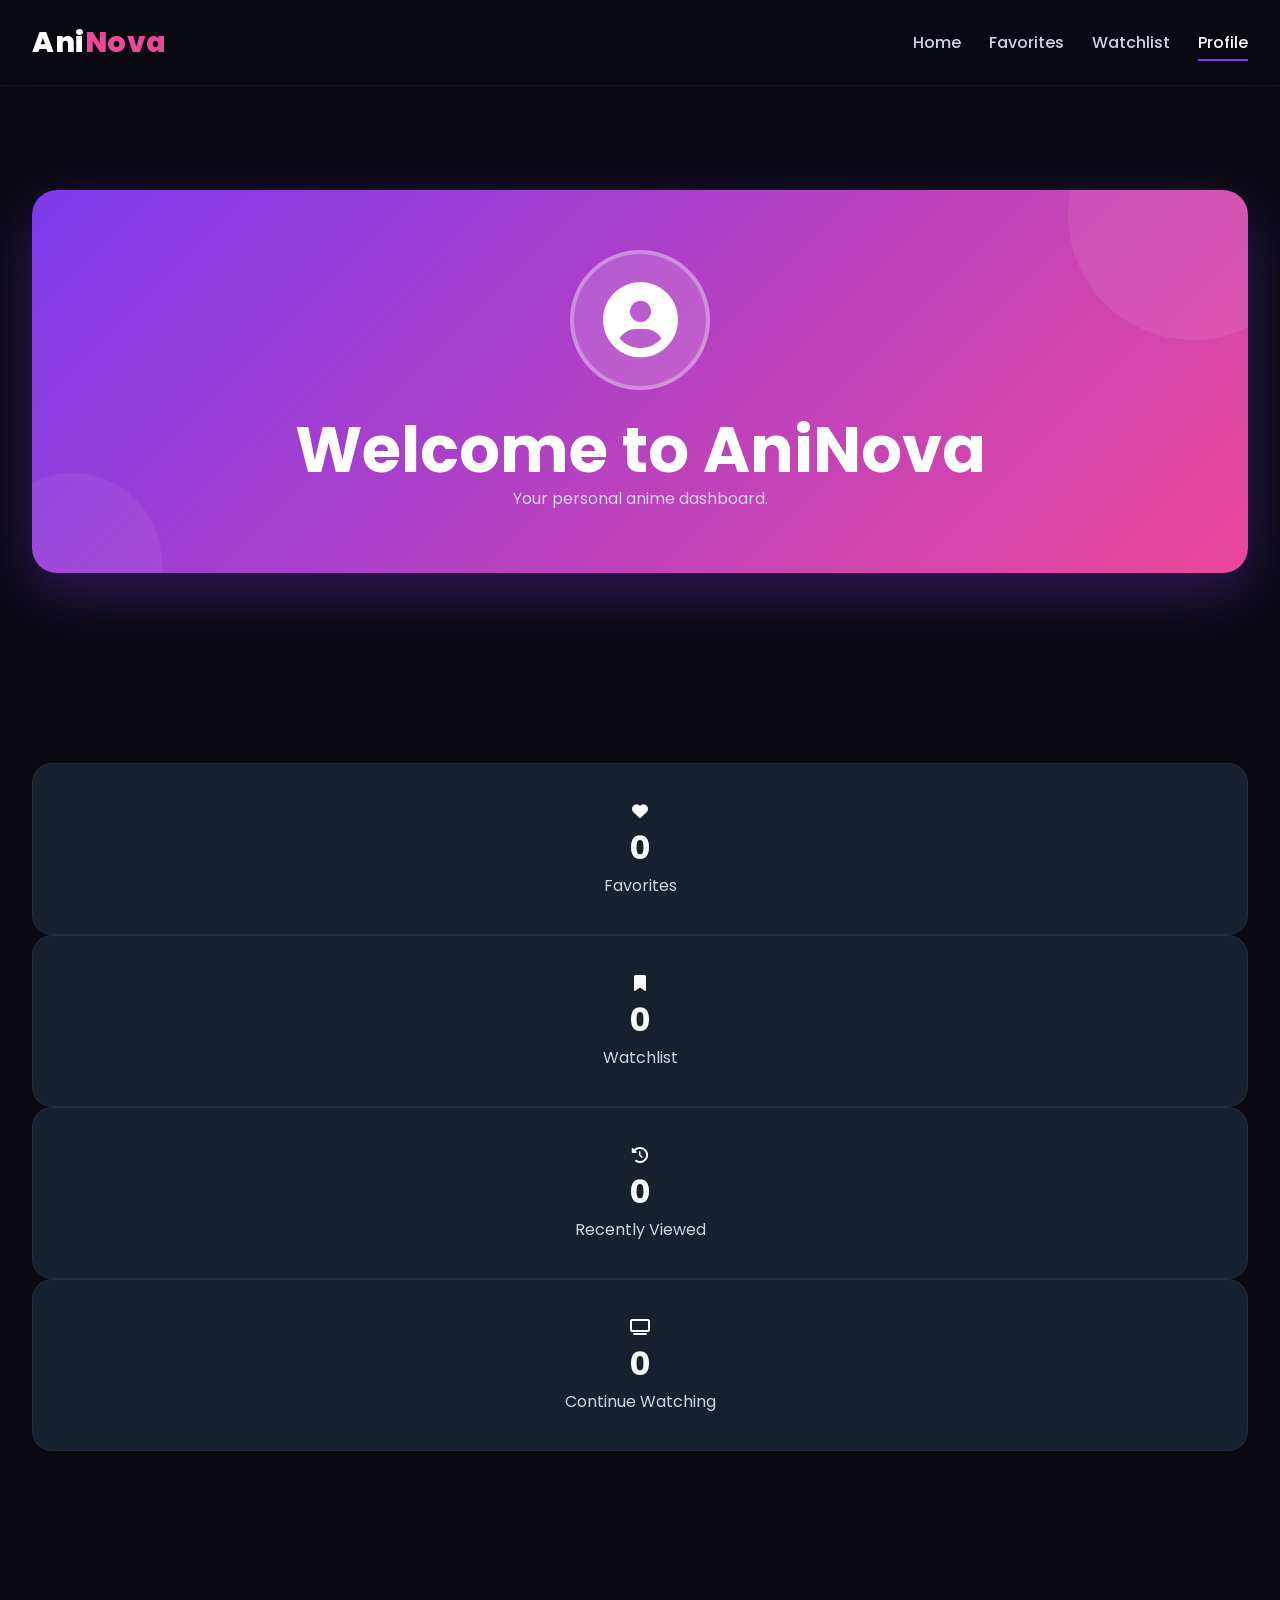
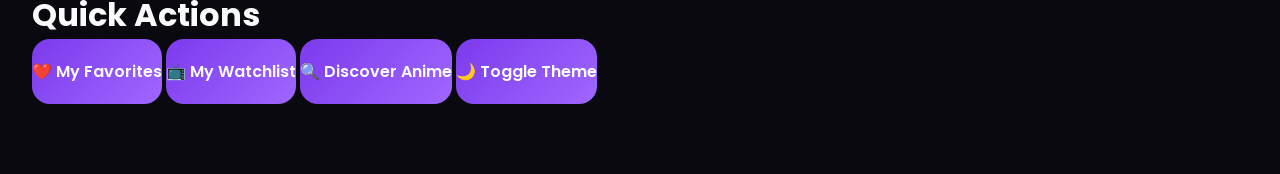
<file: profile.html>
<!DOCTYPE html>
<html lang="en">

<head>
<meta charset="UTF-8">
<meta name="viewport" content="width=device-width, initial-scale=1.0">

<title>Profile | AniNova</title>

<link rel="preconnect" href="https://fonts.googleapis.com">
<link rel="preconnect" href="https://fonts.gstatic.com" crossorigin>

<link href="https://fonts.googleapis.com/css2?family=Poppins:wght@300;400;500;600;700;800&display=swap"
      rel="stylesheet">

<link rel="stylesheet" href="css/style.css">
<link rel="stylesheet" href="css/responsive.css">

<link rel="stylesheet"
href="https://cdnjs.cloudflare.com/ajax/libs/font-awesome/6.7.2/css/all.min.css">

</head>

<body>

<header class="header">

<div class="container">

<a href="index.html" class="logo">
Ani<span>Nova</span>
</a>

<nav class="nav">
<a href="index.html">Home</a>
<a href="favorites.html">Favorites</a>
<a href="watchlist.html">Watchlist</a>
<a href="profile.html" class="active">Profile</a>
</nav>

</div>

</header>

<main style="padding-top:120px;">

<section class="section">

<div class="container">

    <div class="profile-card">

        <div class="profile-avatar">

            <i class="fas fa-user-circle"></i>

        </div>

        <h1>Welcome to AniNova</h1>

        <p>Your personal anime dashboard.</p>

    </div>

</div>

</section>

<section class="section">

<div class="container">

    <div class="profile-stats">

        <div class="stat-box">

            <i class="fas fa-heart"></i>

            <h2 id="profileFavorites">0</h2>

            <p>Favorites</p>

        </div>

        <div class="stat-box">

            <i class="fas fa-bookmark"></i>

            <h2 id="profileWatchlist">0</h2>

            <p>Watchlist</p>

        </div>

        <div class="stat-box">

            <i class="fas fa-history"></i>

            <h2 id="profileRecent">0</h2>

            <p>Recently Viewed</p>

        </div>

        <div class="stat-box">

            <i class="fas fa-tv"></i>

            <h2 id="profileContinue">0</h2>

            <p>Continue Watching</p>

        </div>

    </div>

</div>

</section>

<section class="section">

<div class="container">

<h2>Quick Actions</h2>

<div class="profile-actions">

<button onclick="location.href='favorites.html'">

❤️ My Favorites

</button>

<button onclick="location.href='watchlist.html'">

📺 My Watchlist

</button>

<button onclick="location.href='search.html'">

🔍 Discover Anime

</button>

<button id="themeToggle">

🌙 Toggle Theme

</button>

</div>

</div>
<script src="js/profile.js"></script>
</section>

</main>

<script src="js/profile.js"></script>

</body>
</html>
</file>
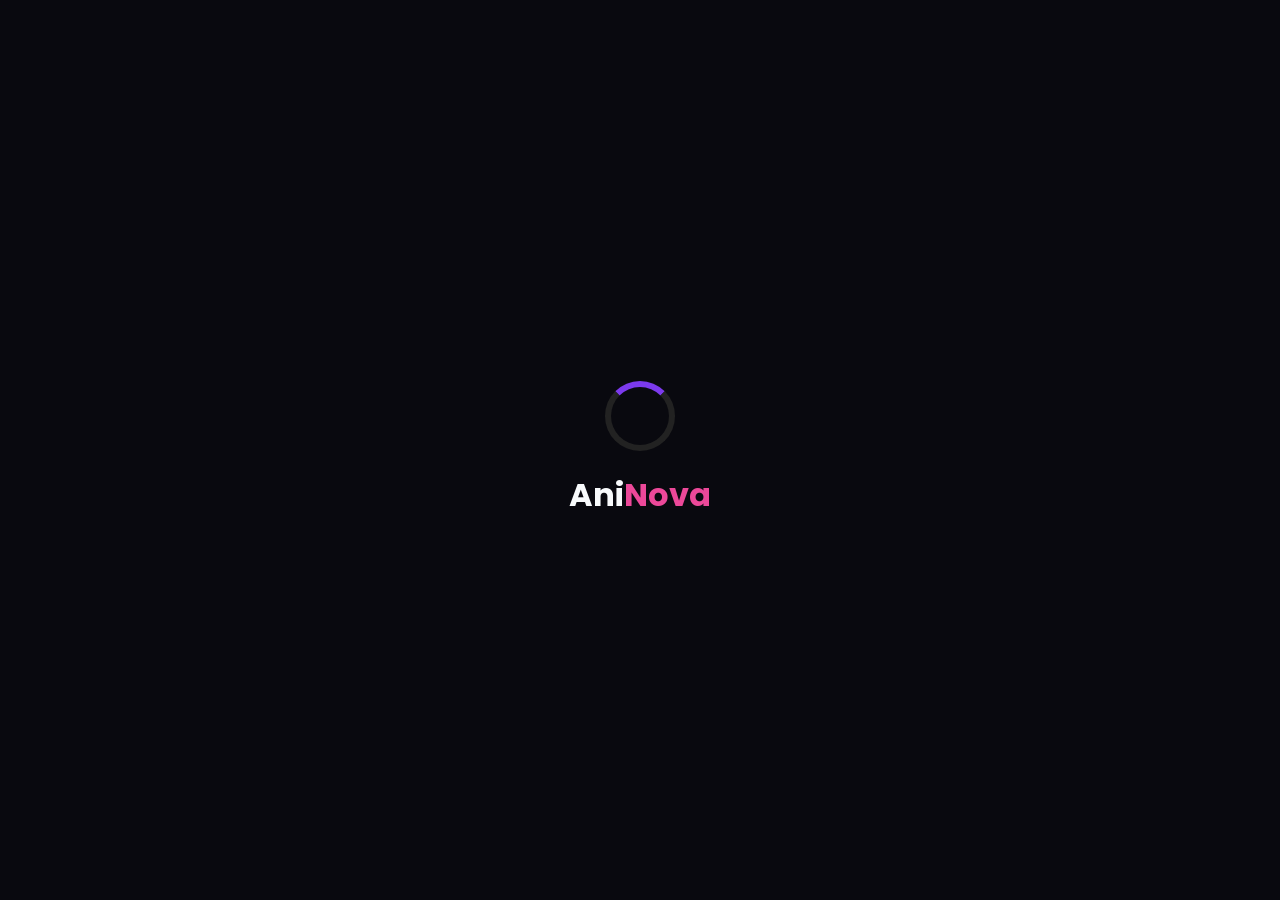
<file: search.html>
<!DOCTYPE html>
<html lang="en">

<head>

    <meta charset="UTF-8">

    <meta name="viewport"
          content="width=device-width, initial-scale=1.0">

    <title>Search Anime | AniNova</title>
    <meta name="description" content="AniNova - Discover, Watch and Track Anime">

<meta name="theme-color" content="#7C3AED">

<meta property="og:title" content="AniNova">

<meta property="og:description" content="Modern Anime Discovery Platform">

<meta property="og:type" content="website">

    <link rel="preconnect"
          href="https://fonts.googleapis.com">

    <link rel="preconnect"
          href="https://fonts.gstatic.com"
          crossorigin>

    <link href="https://fonts.googleapis.com/css2?family=Poppins:wght@300;400;500;600;700;800&display=swap"
          rel="stylesheet">

    <link rel="stylesheet"
          href="css/style.css">

    <link rel="stylesheet"
          href="css/responsive.css">

    <link rel="stylesheet"
          href="https://cdnjs.cloudflare.com/ajax/libs/font-awesome/6.7.2/css/all.min.css">

</head>

<body>

<div id="loader">

    <div class="spinner"></div>

    <h2>Ani<span>Nova</span></h2>

</div>

<header class="header">

    <div class="container">

        <a href="index.html"
           class="logo">

            Ani<span>Nova</span>

        </a>

        <nav class="nav">

            <a href="index.html">

                Home

            </a>

            <a href="search.html"
               class="active">

                Discover

            </a>

            <a href="favorites.html">

                Favorites

            </a>

        </nav>

        <div class="search-container">

            <i class="fas fa-search"></i>

            <input

                id="searchPageInput"

                type="text"

                placeholder="Search any anime...">

        </div>

    </div>

</header>

<main
style="padding-top:120px;">

<section class="section">

<div class="container">

<div class="section-header">

<h2>

Search Anime

</h2>

</div>

<div class="genre-grid">

<select id="genreFilter">

<option value="">

All Genres

</option>

</select>

<select id="sortFilter">

<option value="">

Default

</option>

<option value="score">

Highest Rated

</option>

<option value="title">

Title A-Z

</option>

<option value="year">

Newest

</option>

</select>

</div>

<div
id="searchResults"
class="search-grid"
style="flex-wrap:wrap;overflow:visible;">

</div>

<div
id="pagination"
class="text-center mt-4">

</div>

</div>

</section>

</main>

<script src="js/storage.js"></script>

<script src="js/utils.js"></script>

<script src="js/ui.js"></script>

<script src="js/api.js"></script>

<script src="js/search.js"></script>

</body>

</html>
</file>
<file: css/style.css>
/* ==========================================================
   AniNova v2.1
   Main Stylesheet
   Author: OpenAI + Ahmed
========================================================== */

/* ===========================
   GOOGLE FONT
=========================== */

@import url('https://fonts.googleapis.com/css2?family=Poppins:wght@300;400;500;600;700;800&display=swap');


/* ===========================
   CSS VARIABLES
=========================== */

:root{

    --primary:#7C3AED;
    --primary-light:#9F67FF;

    --secondary:#EC4899;

    --accent:#38BDF8;

    --background:#09090F;

    --surface:#131722;

    --surface-2:#1B2130;

    --card:#20283A;

    --text:#F8FAFC;

    --text-light:#CBD5E1;

    --border:#2B3245;

    --success:#10B981;

    --danger:#EF4444;

    --warning:#F59E0B;

    --radius:18px;

    --transition:.35s ease;

    --shadow:

        0 15px 40px

        rgba(0,0,0,.35);

}



/* ===========================
   RESET
=========================== */

*{

    margin:0;

    padding:0;

    box-sizing:border-box;

}


html{

    scroll-behavior:smooth;

}


body{

    font-family:'Poppins',sans-serif;

    background:var(--background);

    color:var(--text);

    overflow-x:hidden;

}



/* ===========================
   SCROLLBAR
=========================== */

::-webkit-scrollbar{

    width:10px;

}

::-webkit-scrollbar-track{

    background:#0B0F19;

}

::-webkit-scrollbar-thumb{

    background:var(--primary);

    border-radius:20px;

}



/* ===========================
   LINKS
=========================== */

a{

    text-decoration:none;

    color:inherit;

}



/* ===========================
   IMAGES
=========================== */

img{

    width:100%;

    display:block;

}



/* ===========================
   BUTTONS
=========================== */

button{

    border:none;

    cursor:pointer;

    font-family:inherit;

    transition:var(--transition);

}



/* ===========================
   CONTAINER
=========================== */

.container{

    width:min(1400px,92%);

    margin:auto;

}



/* ===========================
   SECTIONS
=========================== */

.section{

    padding:70px 0;

}



/* ===========================
   HEADINGS
=========================== */

h1{

    font-size:4rem;

    line-height:1.1;

}


h2{

    font-size:2rem;

}


h3{

    font-size:1.15rem;

}


p{

    color:var(--text-light);

    line-height:1.7;

}



/* ===========================
   LOADER
=========================== */

#loader{

    position:fixed;

    inset:0;

    background:#09090F;

    display:flex;

    justify-content:center;

    align-items:center;

    flex-direction:column;

    z-index:99999;

}


.spinner{

    width:70px;

    height:70px;

    border:6px solid #222;

    border-top:6px solid var(--primary);

    border-radius:50%;

    animation:spin .8s linear infinite;

    margin-bottom:20px;

}


#loader h2{

    font-size:2rem;

}


#loader span{

    color:var(--secondary);

}



/* ===========================
   HEADER
=========================== */

.header{

    position:fixed;

    top:0;

    left:0;

    width:100%;

    backdrop-filter:blur(18px);

    background:rgba(8,10,18,.75);

    border-bottom:1px solid rgba(255,255,255,.06);

    z-index:1000;

}


.header .container{

    height:85px;

    display:flex;

    align-items:center;

    justify-content:space-between;

}
/* ==========================================================
   LOGO
========================================================== */

.logo{

    font-size:1.8rem;

    font-weight:800;

    color:white;

    letter-spacing:.5px;

}

.logo span{

    color:var(--secondary);

}



/* ==========================================================
   NAVIGATION
========================================================== */

.nav{

    display:flex;

    align-items:center;

    gap:28px;

}


.nav a{

    color:var(--text-light);

    font-weight:500;

    transition:var(--transition);

    position:relative;

}


.nav a:hover,

.nav a.active{

    color:white;

}


.nav a::after{

    content:"";

    position:absolute;

    left:0;

    bottom:-6px;

    width:0;

    height:2px;

    background:var(--primary);

    transition:var(--transition);

}


.nav a:hover::after,

.nav a.active::after{

    width:100%;

}



/* ==========================================================
   SEARCH BAR
========================================================== */

.search-container{

    width:340px;

    position:relative;

}


.search-container i{

    position:absolute;

    left:16px;

    top:50%;

    transform:translateY(-50%);

    color:var(--text-light);

}


.search-container input{

    width:100%;

    height:48px;

    padding-left:46px;

    padding-right:16px;

    border:none;

    outline:none;

    border-radius:50px;

    background:var(--surface);

    color:white;

    border:1px solid transparent;

    transition:var(--transition);

}


.search-container input:focus{

    border-color:var(--primary);

}


#searchSuggestions{

    position:absolute;

    top:58px;

    left:0;

    width:100%;

    background:var(--surface);

    border-radius:16px;

    overflow:hidden;

    z-index:999;

    display:none;

    box-shadow:var(--shadow);

}



/* ==========================================================
   HEADER BUTTONS
========================================================== */

.header-buttons{

    display:flex;

    align-items:center;

    gap:10px;

}


.header-buttons button{

    width:46px;

    height:46px;

    border-radius:50%;

    background:var(--surface);

    color:white;

    display:flex;

    align-items:center;

    justify-content:center;

}


.header-buttons button:hover{

    background:var(--primary);

    transform:translateY(-2px);

}



/* ==========================================================
   MOBILE MENU
========================================================== */

#mobileMenu{

    position:fixed;

    top:0;

    right:-100%;

    width:280px;

    height:100vh;

    background:var(--surface);

    z-index:5000;

    display:flex;

    flex-direction:column;

    padding:40px 25px;

    gap:20px;

    transition:.4s ease;

}


#mobileMenu.active{

    right:0;

}


#mobileMenu a{

    padding:14px;

    border-radius:12px;

    background:rgba(255,255,255,.03);

}


#closeMenu{

    align-self:flex-end;

    width:45px;

    height:45px;

    border-radius:50%;

    background:var(--primary);

    color:white;

}



/* ==========================================================
   HERO SECTION
========================================================== */

#hero{

    min-height:100vh;

    display:flex;

    align-items:center;

    justify-content:flex-start;

    position:relative;

    overflow:hidden;

    background-size:cover;

    background-position:center;

    padding:120px 7%;

}


.hero-overlay{

    position:absolute;

    inset:0;

    background:

    linear-gradient(
        90deg,
        rgba(0,0,0,.92),
        rgba(0,0,0,.65),
        rgba(0,0,0,.25)
    );

}


.hero-content{

    max-width:750px;

    position:relative;

    z-index:10;

}


.hero-tag{

    display:inline-block;

    background:rgba(124,58,237,.15);

    color:#c4b5fd;

    padding:8px 16px;

    border-radius:50px;

    margin-bottom:20px;

    border:1px solid rgba(124,58,237,.4);

}


.hero-content h1{

    margin-bottom:20px;

}


.hero-content p{

    max-width:650px;

    margin-bottom:30px;

    font-size:1.05rem;

}


.hero-buttons{

    display:flex;

    gap:16px;

    flex-wrap:wrap;

}


.hero-buttons button{

    padding:15px 28px;

    border-radius:50px;

    font-weight:600;

    display:flex;

    align-items:center;

    gap:10px;

}


#watchNowBtn{

    background:var(--primary);

    color:white;

}


#watchNowBtn:hover{

    transform:translateY(-3px);

}


#detailsBtn{

    background:rgba(255,255,255,.08);

    color:white;

    border:1px solid rgba(255,255,255,.1);

}


#detailsBtn:hover{

    background:rgba(255,255,255,.14);

}



/* ==========================================================
   BACK TO TOP
========================================================== */

#backToTop{

    position:fixed;

    right:25px;

    bottom:25px;

    width:55px;

    height:55px;

    border-radius:50%;

    background:var(--primary);

    color:white;

    box-shadow:var(--shadow);

    z-index:999;

    opacity:0;

    visibility:hidden;

}


#backToTop.show{

    opacity:1;

    visibility:visible;

}
/* ==========================================================
   SECTION HEADER
========================================================== */

.section-header{

    display:flex;

    justify-content:space-between;

    align-items:center;

    margin-bottom:30px;

}

.section-header h2{

    font-size:2rem;

    font-weight:700;

}

.view-all{

    display:flex;

    align-items:center;

    gap:8px;

    color:var(--primary-light);

    font-weight:600;

    transition:var(--transition);

}

.view-all:hover{

    color:white;

}



/* ==========================================================
   ANIME ROW
========================================================== */

.anime-row{

    display:flex;

    gap:22px;

    overflow-x:auto;

    overflow-y:hidden;

    scroll-behavior:smooth;

    padding-bottom:12px;

}

.anime-row::-webkit-scrollbar{

    height:8px;

}

.anime-row::-webkit-scrollbar-thumb{

    background:var(--primary);

    border-radius:20px;

}



/* ==========================================================
   ANIME CARD
========================================================== */

.anime-card{

    min-width:220px;

    max-width:220px;

    background:var(--surface);

    border-radius:18px;

    overflow:hidden;

    cursor:pointer;

    transition:var(--transition);

    box-shadow:var(--shadow);

    border:1px solid transparent;

}

.anime-card:hover{

    transform:translateY(-10px);

    border-color:var(--primary);

}

.card-image{

    position:relative;

    overflow:hidden;

    aspect-ratio:2/3;

}

.card-image img{

    width:100%;

    height:100%;

    object-fit:cover;

    transition:.45s;

}

.anime-card:hover img{

    transform:scale(1.08);

}



/* ==========================================================
   BADGES
========================================================== */

.badge{

    position:absolute;

    top:12px;

    left:12px;

    background:var(--secondary);

    color:white;

    padding:6px 12px;

    border-radius:20px;

    font-size:.75rem;

    font-weight:600;

}

.rating-badge{

    position:absolute;

    right:12px;

    top:12px;

    background:rgba(0,0,0,.75);

    color:#FFD54F;

    padding:6px 10px;

    border-radius:20px;

    font-size:.75rem;

}



/* ==========================================================
   CARD CONTENT
========================================================== */

.card-content{

    padding:18px;

}

.card-title{

    font-size:1rem;

    font-weight:600;

    margin-bottom:10px;

    color:white;

    display:-webkit-box;

    -webkit-lineclamp:2;

    -webkit-box-orient:vertical;

    overflow:hidden;

}

.card-info{

    display:flex;

    justify-content:space-between;

    color:var(--text-light);

    font-size:.85rem;

    margin-bottom:15px;

}



/* ==========================================================
   CARD BUTTONS
========================================================== */

.card-actions{

    display:flex;

    gap:10px;

}

.card-actions button{

    flex:1;

    height:42px;

    border-radius:12px;

    font-size:.9rem;

    font-weight:600;

}

.watch-btn{

    background:var(--primary);

    color:white;

}

.watch-btn:hover{

    background:var(--primary-light);

}

.favorite-btn{

    background:rgba(255,255,255,.08);

    color:white;

}

.favorite-btn:hover{

    background:var(--secondary);

}



/* ==========================================================
   GENRE GRID
========================================================== */

.genre-grid{

    display:grid;

    grid-template-columns:repeat(auto-fit,minmax(150px,1fr));

    gap:18px;

}

.genre-btn{

    height:55px;

    border-radius:16px;

    background:var(--surface);

    color:white;

    font-weight:600;

    border:1px solid transparent;

    transition:var(--transition);

}

.genre-btn:hover{

    background:var(--primary);

    transform:translateY(-4px);

    border-color:var(--primary-light);

}



/* ==========================================================
   EMPTY STATE
========================================================== */

.empty-state{

    width:100%;

    padding:60px 20px;

    text-align:center;

    background:var(--surface);

    border-radius:20px;

    color:var(--text-light);

}

.empty-state i{

    font-size:3rem;

    margin-bottom:20px;

    color:var(--primary);

}



/* ==========================================================
   LOADING CARD
========================================================== */

.skeleton-card{

    min-width:220px;

    height:340px;

    border-radius:18px;

    background:linear-gradient(
        90deg,
        #1b2130 25%,
        #2b3245 50%,
        #1b2130 75%
    );

    background-size:200% 100%;

    animation:skeletonLoading 1.3s infinite linear;

}
/* ==========================================================
   STATS SECTION
========================================================== */

.stats-section{

    padding:80px 0;

    background:linear-gradient(180deg,var(--background),#101625);

}

.stats-section .container{

    display:grid;

    grid-template-columns:repeat(auto-fit,minmax(220px,1fr));

    gap:25px;

}

.stat-card{

    background:var(--surface);

    border:1px solid rgba(255,255,255,.05);

    border-radius:20px;

    padding:35px;

    text-align:center;

    transition:var(--transition);

}

.stat-card:hover{

    transform:translateY(-8px);

    border-color:var(--primary);

}

.stat-card i{

    font-size:2.4rem;

    color:var(--primary);

    margin-bottom:18px;

}

.stat-card h2{

    font-size:2.2rem;

    margin-bottom:10px;

}

.stat-card p{

    color:var(--text-light);

}



/* ==========================================================
   NEWSLETTER
========================================================== */

.newsletter{

    padding:90px 0;

}

.newsletter .container{

    background:linear-gradient(
        135deg,
        var(--primary),
        var(--secondary)
    );

    border-radius:25px;

    padding:60px;

    text-align:center;

}

.newsletter h2{

    margin-bottom:15px;

}

.newsletter p{

    color:white;

    margin-bottom:30px;

}

#newsletterForm{

    display:flex;

    justify-content:center;

    gap:15px;

    flex-wrap:wrap;

}

#newsletterForm input{

    width:380px;

    max-width:100%;

    height:55px;

    border:none;

    outline:none;

    border-radius:50px;

    padding:0 20px;

    font-size:1rem;

}

#newsletterForm button{

    padding:0 30px;

    height:55px;

    border-radius:50px;

    background:#111827;

    color:white;

    font-weight:600;

}

#newsletterForm button:hover{

    transform:translateY(-3px);

}



/* ==========================================================
   FOOTER
========================================================== */

footer{

    background:#070A12;

    padding:70px 0 25px;

    border-top:1px solid rgba(255,255,255,.05);

}

.footer-grid{

    display:grid;

    grid-template-columns:repeat(auto-fit,minmax(220px,1fr));

    gap:40px;

}

.footer-grid h3{

    margin-bottom:18px;

}

.footer-grid a{

    display:block;

    margin:10px 0;

    color:var(--text-light);

    transition:var(--transition);

}

.footer-grid a:hover{

    color:var(--primary);

    padding-left:6px;

}

.social-icons{

    display:flex;

    gap:12px;

    margin-top:15px;

}

.social-icons a{

    width:46px;

    height:46px;

    border-radius:50%;

    background:var(--surface);

    display:flex;

    align-items:center;

    justify-content:center;

}

.social-icons a:hover{

    background:var(--primary);

}

.copyright{

    margin-top:50px;

    text-align:center;

    color:var(--text-light);

}



/* ==========================================================
   TOAST
========================================================== */

#toast{

    position:fixed;

    left:50%;

    bottom:35px;

    transform:translateX(-50%) translateY(120px);

    background:var(--surface);

    color:white;

    padding:16px 26px;

    border-radius:14px;

    box-shadow:var(--shadow);

    transition:.35s;

    z-index:99999;

}

#toast.show{

    transform:translateX(-50%) translateY(0);

}



/* ==========================================================
   GLASS EFFECT
========================================================== */

.glass{

    background:rgba(255,255,255,.06);

    backdrop-filter:blur(18px);

    border:1px solid rgba(255,255,255,.08);

}



/* ==========================================================
   UTILITIES
========================================================== */

.hidden{

    display:none !important;

}

.text-center{

    text-align:center;

}

.mt-2{

    margin-top:20px;

}

.mt-4{

    margin-top:40px;

}



/* ==========================================================
   ANIMATIONS
========================================================== */

@keyframes spin{

    to{

        transform:rotate(360deg);

    }

}

@keyframes skeletonLoading{

    0%{

        background-position:200% 0;

    }

    100%{

        background-position:-200% 0;

    }

}

@keyframes fadeUp{

    from{

        opacity:0;

        transform:translateY(30px);

    }

    to{

        opacity:1;

        transform:translateY(0);

    }

}

.fade-up{

    animation:fadeUp .7s ease forwards;

}



/* ==========================================================
   DARK / LIGHT MODE FOUNDATION
========================================================== */

body.light{

    --background:#F8FAFC;

    --surface:#FFFFFF;

    --surface-2:#F1F5F9;

    --card:#FFFFFF;

    --text:#111827;

    --text-light:#475569;

    --border:#CBD5E1;

}
/*==========================================
    HERO DOTS
==========================================*/

.hero-dots{

    position:absolute;

    bottom:30px;

    left:50%;

    transform:translateX(-50%);

    display:flex;

    gap:10px;

    z-index:20;

}

.hero-dot{

    width:12px;

    height:12px;

    border-radius:50%;

    border:none;

    background:rgba(255,255,255,.4);

    cursor:pointer;

    transition:.3s;

}

.hero-dot:hover{

    transform:scale(1.2);

}

.hero-dot.active{

    background:#ff3d71;

    transform:scale(1.35);

}
.row-wrapper{

    position:relative;

}

.row-arrow{

    position:absolute;

    top:50%;

    transform:translateY(-50%);

    width:44px;

    height:44px;

    border:none;

    border-radius:50%;

    cursor:pointer;

    z-index:5;

}

.row-arrow.left{

    left:-15px;

}

.row-arrow.right{

    right:-15px;

}
/*==========================================================
    FAVORITES GRID
==========================================================*/

.favorites-grid{

    display:grid;

    grid-template-columns:repeat(auto-fill,minmax(220px,1fr));

    gap:25px;

    margin-top:30px;

    align-items:start;

}

.favorites-grid .anime-card{

    width:100%;

    height:100%;

    background:#1b1b2f;

    border-radius:16px;

    overflow:hidden;

    transition:.3s;

}

.favorites-grid .anime-card:hover{

    transform:translateY(-8px);

    box-shadow:0 15px 40px rgba(0,0,0,.35);

}

.favorites-grid .card-image{

    aspect-ratio:2/3;

    overflow:hidden;

}

.favorites-grid .card-image img{

    width:80%;

    height:90%;

    object-fit:cover;

    display:block;

}

.favorites-grid .card-content{

    padding:16px;

}

.favorites-grid .card-title{

    font-size:17px;

    font-weight:600;

    margin-bottom:10px;

    line-height:1.4;

    min-height:48px;

}

.favorites-grid .card-actions{

    display:flex;

    gap:10px;

    margin-top:15px;

}

.favorites-grid .watch-btn,

.favorites-grid .favorite-btn{

    flex:1;

}
/*==========================================================
    CHARACTERS
==========================================================*/

#characterContainer{

    display:grid;

    grid-template-columns:repeat(auto-fill,minmax(170px,1fr));

    gap:24px;

    overflow:visible;

}

.character-card{

    background:#1b1b2f;

    border-radius:16px;

    overflow:hidden;

    text-align:center;

    transition:.3s;

}

.character-card:hover{

    transform:translateY(-8px);

}

.character-card img{

    width:100%;

    aspect-ratio:2/3;

    object-fit:cover;

    display:block;

}

.character-card h4{

    padding:12px 10px 4px;

    font-size:16px;

}

.character-card p{

    padding-bottom:15px;

    color:#aaa;

}
/*==========================================================
    RECOMMENDATIONS
==========================================================*/

#recommendationContainer{

    display:grid;

    grid-template-columns:repeat(auto-fill,minmax(220px,1fr));

    gap:25px;

    overflow:visible;

}
/*==========================================================
    GRID PAGES FIX
==========================================================*/


#recommendationContainer{

    display:grid;

    grid-template-columns:repeat(auto-fill,minmax(220px,1fr));

    gap:25px;

    overflow:visible;

    align-items:start;

}
/*==========================================================
    SEARCH GRID
==========================================================*/

/*==========================================================
    SEARCH GRID
==========================================================*/

.search-grid{

    display:grid;

    grid-template-columns:repeat(auto-fill,minmax(220px,1fr));

    gap:24px;

    margin-top:30px;

}

.search-grid .anime-card{

    width:100%;
    min-width:0;
    max-width:none;

}



/*==========================================================
    FAVORITES GRID
==========================================================*/

.favorites-grid{

    display:grid;

    grid-template-columns:repeat(auto-fill,minmax(220px,1fr));

    gap:24px;

}

.favorites-grid .anime-card{

    width:100%;
    min-width:0;
    max-width:none;

}



/*==========================================================
    RECOMMENDATIONS GRID
==========================================================*/

.recommendations-grid,
#recommendationsGrid{

    display:flex;
    gap:18px;

    overflow-x:auto;
    overflow-y:hidden;

    padding-bottom:12px;

    scroll-behavior:smooth;

}

.recommendations-grid::-webkit-scrollbar,
#recommendationsGrid::-webkit-scrollbar{

    display:none;

}

.recommendation-card{

    min-width:170px;
    max-width:170px;

    flex-shrink:0;

}

/*==========================================================
    PROFILE
==========================================================*/

.profile-card{

    background:linear-gradient(135deg,#7C3AED,#EC4899);

    border-radius:25px;

    padding:60px 40px;

    text-align:center;

    color:white;

    box-shadow:0 20px 60px rgba(124,58,237,.35);

    margin-bottom:50px;

    position:relative;

    overflow:hidden;

}

.profile-card::before{

    content:"";

    position:absolute;

    width:250px;

    height:250px;

    border-radius:50%;

    background:rgba(255,255,255,.08);

    top:-100px;

    right:-70px;

}

.profile-card::after{

    content:"";

    position:absolute;

    width:180px;

    height:180px;

    border-radius:50%;

    background:rgba(255,255,255,.06);

    bottom:-80px;

    left:-50px;

}
.profile-avatar{

    width:140px;

    height:140px;

    margin:auto;

    border-radius:50%;

    background:rgba(255,255,255,.15);

    display:flex;

    align-items:center;

    justify-content:center;

    font-size:75px;

    margin-bottom:25px;

    border:4px solid rgba(255,255,255,.3);

}
.stat-box{

    background:#181F2E;

    border-radius:20px;

    padding:35px;

    text-align:center;

    border:1px solid rgba(255,255,255,.05);

    transition:.35s;

}

.stat-box:hover{

    transform:translateY(-10px);

    border-color:#7C3AED;

    box-shadow:0 15px 35px rgba(124,58,237,.25);

}
.profile-actions button{

    height:65px;

    border:none;

    border-radius:18px;

    background:linear-gradient(135deg,#7C3AED,#9F67FF);

    color:white;

    font-size:1rem;

    font-weight:600;

    transition:.3s;

}

.profile-actions button:hover{

    transform:translateY(-6px);

    box-shadow:0 15px 35px rgba(124,58,237,.35);

}
/*==========================================================
    DETAILS PAGE
==========================================================*/

.details-hero{
    position:relative;
    min-height:700px;
    background-size:cover;
    background-position:center;
    background-repeat:no-repeat;
}

.details-overlay{
    background:linear-gradient(
        rgba(5,8,15,.88),
        rgba(5,8,15,.95)
    );
    width:100%;
    min-height:700px;
    display:flex;
    align-items:center;
    padding:120px 0 70px;
}

.details-grid{
    display:grid;
    grid-template-columns:300px 1fr;
    gap:50px;
    align-items:flex-start;
}

.poster-section img{
    width:100%;
    border-radius:20px;
    box-shadow:0 25px 60px rgba(0,0,0,.45);
}

.details-content h1{
    font-size:3rem;
    margin-bottom:18px;
}

.anime-meta{
    margin-bottom:25px;
    color:#ddd;
    font-size:1rem;
}

.details-buttons{
    display:flex;
    flex-wrap:wrap;
    gap:15px;
    margin-bottom:30px;
}

.details-buttons button{
    padding:14px 24px;
    border-radius:12px;
}

#animeSynopsis{
    line-height:1.9;
    color:#d8d8d8;
    font-size:1rem;
    max-width:900px;
}

.info-grid{
    display:grid;
    grid-template-columns:repeat(auto-fit,minmax(180px,1fr));
    gap:20px;
    margin-top:30px;
}

.info-grid div{
    background:var(--surface);
    padding:20px;
    border-radius:16px;
    /*=========================================
    DETAILS HERO
=========================================*/

.details-hero{

    position:relative;
    min-height:420px;

    display:flex;
    align-items:flex-end;

    padding:40px;

    overflow:hidden;

    border-radius:0 0 30px 30px;

}
.details-hero::before{

    content:"";

    position:absolute;
    inset:0;

    background:
    linear-gradient(
        to bottom,
        rgba(0,0,0,.25),
        rgba(10,10,18,.95)
    );

    z-index:1;

}
.details-banner{

    position:absolute;

    inset:0;

    width:100%;
    height:100%;

    object-fit:cover;

    filter:blur(3px);

    transform:scale(1.08);

}
.details-content{

    position:relative;

    z-index:2;

    display:flex;

    align-items:flex-end;

    gap:30px;

    width:100%;

}
}
/*==========================================================
    ANIME DETAILS PAGE
==========================================================*/

.details-hero{
    position:relative;
    min-height:650px;
    background-size:cover;
    background-position:center;
    background-repeat:no-repeat;
}

.details-overlay{
    background:linear-gradient(
        rgba(8,10,18,.90),
        rgba(8,10,18,.92)
    );
    min-height:650px;
    padding:130px 0 60px;
}

.details-grid{
    display:grid;
    grid-template-columns:320px 1fr;
    gap:50px;
    align-items:flex-start;
}

.poster-section img{
    width:100%;
    border-radius:20px;
    box-shadow:0 20px 45px rgba(0,0,0,.45);
}

.details-content h1{
    font-size:3rem;
    margin-bottom:20px;
}

.anime-meta{
    display:flex;
    flex-wrap:wrap;
    gap:18px;
    margin-bottom:25px;
    color:#ddd;
}

.details-buttons{
    display:flex;
    gap:15px;
    flex-wrap:wrap;
    margin-bottom:25px;
}

.details-buttons button{
    padding:14px 24px;
    border-radius:12px;
    font-size:15px;
    font-weight:600;
}

#animeSynopsis{
    font-size:16px;
    line-height:1.9;
    color:#ddd;
    max-width:900px;
}
/*==========================================================
    INFORMATION GRID
==========================================================*/

.info-grid{
    display:grid;
    grid-template-columns:repeat(auto-fit,minmax(220px,1fr));
    gap:20px;
    margin-top:25px;
}

.info-grid div{
    background:var(--surface);
    padding:22px;
    border-radius:16px;
    border:1px solid rgba(255,255,255,.05);
}
/*==========================================================
    MOBILE
==========================================================*/

@media(max-width:900px){

.details-grid{
    grid-template-columns:1fr;
    text-align:center;
}

.poster-section{
    max-width:260px;
    margin:auto;
}

.details-content h1{
    font-size:2rem;
}

.details-buttons{
    justify-content:center;
}
@media(max-width:768px){

.details-hero{

    min-height:300px;

    padding:20px;

}

.details-content{

    flex-direction:column;

    align-items:center;

    text-align:center;

}

}

}
/* ===============================
   Mobile Search Bar
================================ */

#mobileSearchBar{

    position:fixed;
    top:70px;
    left:0;
    width:100%;
    background:var(--surface);
    padding:15px;
    transform:translateY(-120%);
    transition:.35s;
    z-index:999;
    box-shadow:var(--shadow);

}

#mobileSearchBar.active{

    transform:translateY(0);

}

#mobileSearchBar input{

    width:100%;
    height:48px;
    border:none;
    outline:none;
    border-radius:30px;
    padding:0 18px;
    background:var(--background);
    color:white;

}
.characters-grid,
#charactersGrid{

    display:flex;
    gap:16px;

    overflow-x:auto;
    overflow-y:hidden;

    padding-bottom:12px;

    scroll-behavior:smooth;

}

.characters-grid::-webkit-scrollbar,
#charactersGrid::-webkit-scrollbar{

    display:none;

}
.character-card{

    min-width:140px;
    max-width:140px;

    flex-shrink:0;

    border-radius:14px;

}
/* ===========================
   CHARACTER SCROLL
=========================== */

#characterContainer{

    display:flex;
    gap:18px;

    overflow-x:auto;
    overflow-y:hidden;

    padding:10px 0 20px;

    scroll-behavior:smooth;

}

#characterContainer::-webkit-scrollbar{

    display:none;

}

.character-card{

    min-width:140px;
    max-width:140px;

    flex-shrink:0;

    background:#181c28;

    border-radius:14px;

    overflow:hidden;

    text-align:center;

}

.character-card img{

    width:100%;
    height:180px;

    object-fit:cover;

}

.character-card h4{

    padding:10px 8px 4px;

}

.character-card p{

    padding-bottom:12px;

    opacity:.8;

}
/* ===========================
   RECOMMENDATION SCROLL
=========================== */

#recommendationContainer{

    display:flex;

    gap:18px;

    overflow-x:auto;
    overflow-y:hidden;

    padding:10px 0 20px;

    scroll-behavior:smooth;

}

#recommendationContainer::-webkit-scrollbar{

    display:none;

}

#recommendationContainer .anime-card{

    min-width:180px;
    max-width:180px;

    flex-shrink:0;

}
</file>
<file: css/responsive.css>
/* ==========================================================
   AniNova v2.1
   Responsive Styles
========================================================== */


/* ==========================================================
   LARGE LAPTOPS
========================================================== */

@media (max-width:1400px){

    .container{

        width:95%;

    }

}


/* ==========================================================
   LAPTOPS
========================================================== */

@media (max-width:1200px){

    h1{

        font-size:3.3rem;

    }

    .search-container{

        width:280px;

    }

    .anime-card{

        min-width:200px;

        max-width:200px;

    }

}


/* ==========================================================
   TABLETS
========================================================== */

@media (max-width:992px){

    .nav{

        display:none;

    }

    #menuBtn{

        display:flex;

    }

    .search-container{

        width:220px;

    }

    #hero{

        padding:120px 5%;

    }

    .hero-content{

        max-width:100%;

    }

    .hero-content h1{

        font-size:3rem;

    }

    .hero-content p{

        font-size:1rem;

    }

    .section{

        padding:60px 0;

    }

    .section-header{

        flex-wrap:wrap;

        gap:12px;

    }

    .footer-grid{

        grid-template-columns:repeat(2,1fr);

    }

}


/* ==========================================================
   LARGE PHONES
========================================================== */

@media (max-width:768px){

    h1{

        font-size:2.5rem;

    }

    h2{

        font-size:1.7rem;

    }

    .header .container{

        height:75px;

    }

    .search-container{

        display:none;

    }

    .hero-buttons{

        flex-direction:column;

        align-items:flex-start;

    }

    .hero-buttons button{

        width:220px;

    }

    .anime-card{

        min-width:170px;

        max-width:170px;

    }

    .card-content{

        padding:14px;

    }

    .section-header h2{

        font-size:1.5rem;

    }

    .newsletter .container{

        padding:40px 25px;

    }

    .stats-section .container{

        grid-template-columns:repeat(2,1fr);

    }

}


/* ==========================================================
   SMALL PHONES
========================================================== */

@media (max-width:576px){

    .logo{

        font-size:1.5rem;

    }

    h1{

        font-size:2rem;

    }

    h2{

        font-size:1.4rem;

    }

    p{

        font-size:.95rem;

    }

    #hero{

        min-height:85vh;

        padding:100px 20px 50px;

    }

    .hero-tag{

        font-size:.8rem;

    }

    .hero-buttons{

        width:100%;

    }

    .hero-buttons button{

        width:100%;

    }

    .anime-card{

        min-width:150px;

        max-width:150px;

    }

    .genre-grid{

        grid-template-columns:repeat(2,1fr);

    }

    .footer-grid{

        grid-template-columns:1fr;

        text-align:center;

    }

    .social-icons{

        justify-content:center;

    }

    .stats-section .container{

        grid-template-columns:1fr;

    }

    #backToTop{

        width:48px;

        height:48px;

        right:15px;

        bottom:15px;

    }

}

    /* ===============================
   Mobile Header v2.2
================================ */

/*=====================================
   AniNova Mobile v2.2
======================================*/

@media (max-width:768px){

    .container{
        width:94%;
    }

    .header .container{
        height:70px;
        padding:0 15px;
    }

    .logo{
        font-size:1.5rem;
    }

    .section{
        padding:40px 0;
    }

    .section-header{
        margin-bottom:18px;
    }

    .section-header h2{
        font-size:1.4rem;
    }

}
    .favorites-grid{

        grid-template-columns:repeat(2,1fr);

        gap:18px;

    }

@media (max-width:768px){

#hero,
.hero {

    min-height:60vh;
    padding:80px 20px 35px;

}

.hero-content{

    max-width:100%;

}

.hero-content h1{

    font-size:2rem;
    line-height:1.2;

}

.hero-content p{

    font-size:.95rem;
    margin:18px auto;

}

.hero-buttons{

    justify-content:center;

}

.hero-buttons button{

    padding:12px 22px;
    font-size:.9rem;

}
.hero::before{

    content:"";
    position:absolute;
    inset:0;

    background:linear-gradient(
        to bottom,
        rgba(10,10,20,.15),
        rgba(10,10,20,.92)
    );

}

}
@media (max-width:768px){

.anime-row{

    gap:14px;

}

.anime-card{

    min-width:170px;
    max-width:170px;

}

.card-content{

    padding:12px;

}

.card-title{

    font-size:.9rem;

}

.card-info{

    font-size:.75rem;

}

.card-actions{

    flex-direction:column;

}

.card-actions button{

    height:36px;
    font-size:.8rem;

}

}
@media (max-width:768px){

.genre-grid{

    grid-template-columns:repeat(2,1fr);

}

.genre-btn{

    height:48px;
    font-size:.85rem;

}

}
@media (max-width:768px){

.footer-grid{

    gap:25px;
    text-align:center;

}

.social-icons{

    justify-content:center;

}

}

@media (max-width:480px){

    .favorites-grid{

        grid-template-columns:1fr;

    }

}
@media (max-width:768px){

    .details-grid{

        grid-template-columns:1fr;

        text-align:center;

    }

    .poster-section img{

        max-width:260px;

        margin:auto;

    }

    #characterContainer{

        grid-template-columns:repeat(2,1fr);

    }

    #recommendationContainer{

        grid-template-columns:repeat(2,1fr);

    }

}

@media (max-width:480px){

    #characterContainer,

    #recommendationContainer{

        grid-template-columns:1fr;

    }

}
@media (max-width:768px){

    .search-grid{

        grid-template-columns:repeat(2,1fr);

    }

}

@media (max-width:480px){

    .search-grid{

        grid-template-columns:1fr;

    }

}
@media(max-width:900px){

.details-grid{

    grid-template-columns:1fr;

    text-align:center;

}

.poster-section{

    max-width:260px;

    margin:auto;

}

.details-content h1{

    font-size:2rem;

}

.details-buttons{

    justify-content:center;

}

.details-hero{

    min-height:auto;

}

.details-overlay{

    min-height:auto;

    padding:110px 20px 60px;

}

}
/* ===============================
   AniNova Mobile UI v2.2
================================ */

@media (max-width:768px){

    .hero-content h1{
        font-size:2.4rem;
    }

    #hero{
        min-height:70vh;
        padding:100px 20px 50px;
    }

    .anime-row{
        gap:14px;
    }

    .anime-card{
        min-width:160px;
        max-width:160px;
    }

    .card-content{
        padding:12px;
    }

    .card-title{
        font-size:.9rem;
    }

    .watch-btn,
    .favorite-btn{
        height:36px;
        font-size:.8rem;
    }

    .section{
        padding:40px 0;
    }

    .section-header h2{
        font-size:1.5rem;
    
    }
    .header-actions{

    gap:16px;

}
}
/* ==========================================
   AniNova Mobile Premium Cards
========================================== */

@media (max-width:768px){

.anime-card{

    min-width:155px;
    max-width:155px;
    border-radius:18px;
    overflow:hidden;
    background:#171b28;
    border:1px solid rgba(255,255,255,.05);
    box-shadow:0 10px 25px rgba(0,0,0,.35);

}

.card-image{

    aspect-ratio:2/3;

}

.card-content{

    padding:12px;

}

.card-title{

    font-size:.9rem;
    min-height:42px;

}

.card-info{

    font-size:.75rem;
    margin-bottom:10px;

}

.card-actions{

    display:flex;
    flex-direction:column;
    gap:8px;

}

.watch-btn,
.favorite-btn{

    height:36px;
    border-radius:10px;
    font-size:.8rem;

}

}
@media (max-width:768px){

.section-header{

    margin-bottom:16px;

}

.section-header h2{

    font-size:1.35rem;
    font-weight:700;

}

}
@media (max-width:768px){

#hero{

    min-height:60vh;
    padding:80px 20px 35px;

}

.hero-content h1{

    font-size:2rem;

}

.hero-content p{

    font-size:.95rem;

}

.hero-buttons{

    gap:10px;

}

.hero-buttons button{

    flex:1;

}

}
@media (max-width:768px){

.anime-row{

    gap:14px;
    padding-bottom:18px;
    scroll-padding-left:15px;

}

}
@media (max-width:768px){

.hero-dot{

    width:10px;
    height:10px;

}

}
</file>
